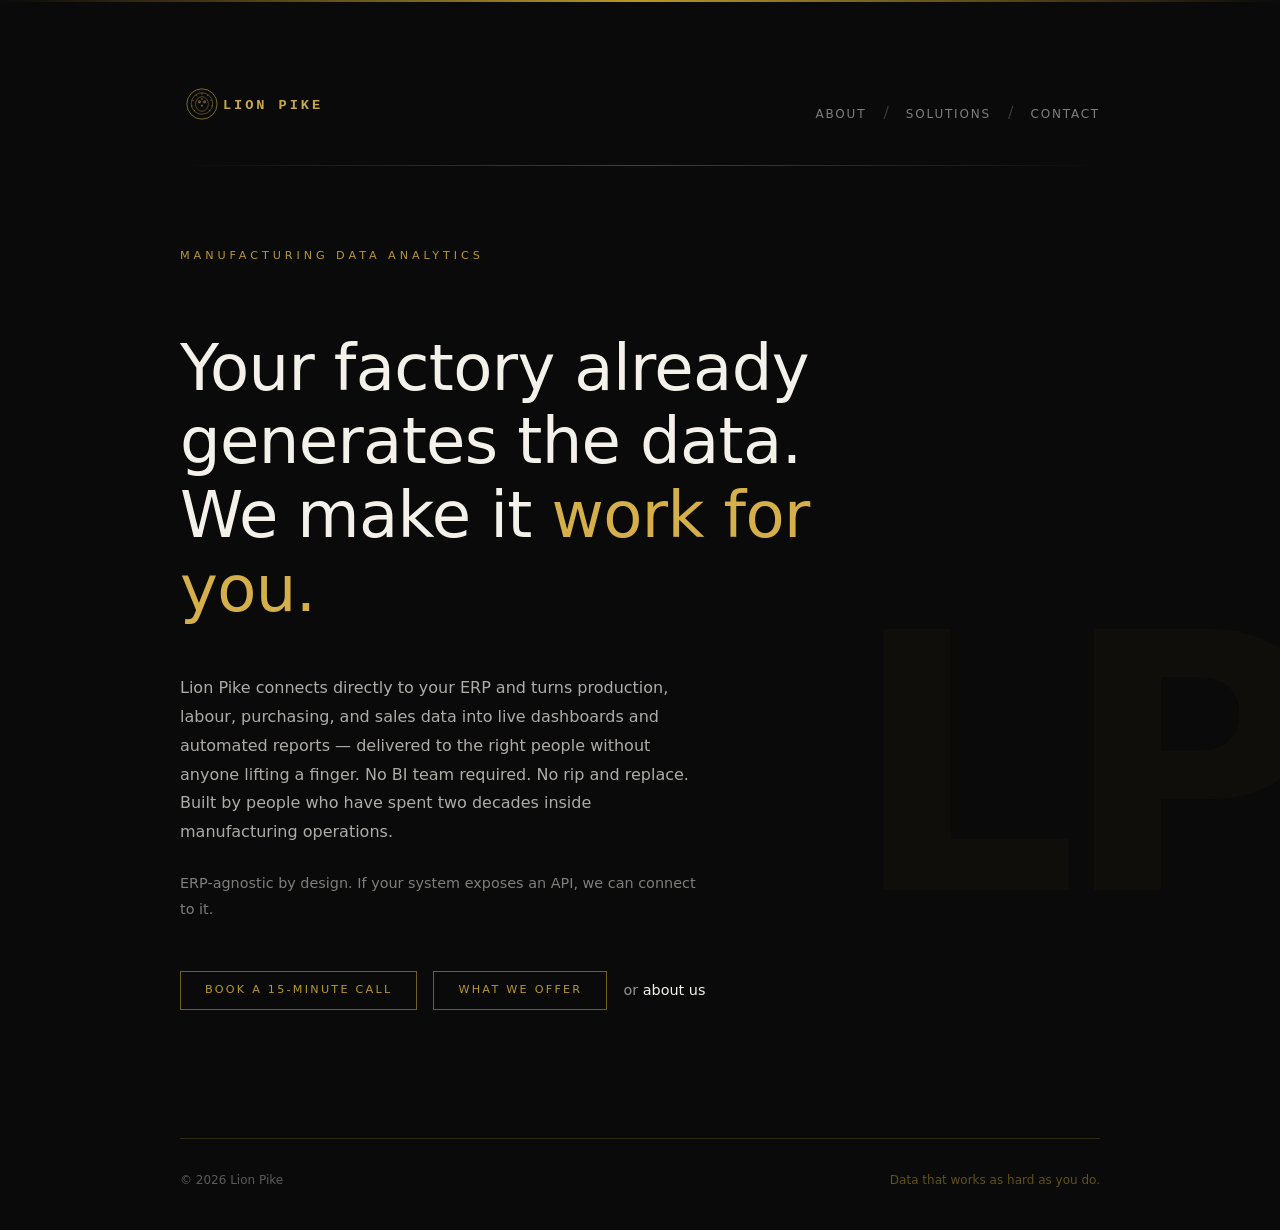
<file: index.html>
<!DOCTYPE html>
<html lang="en">
<head>

<meta charset="UTF-8">
<meta name="viewport" content="width=device-width, initial-scale=1.0">

<title>Manufacturing Data Analytics for ERP Systems | Lion Pike</title>

<meta name="description" content="Lion Pike helps manufacturers unlock operational insights hidden in ERP and in-house systems — automated reporting and dashboards built by industry professionals.">
<meta name="robots" content="index, follow">
<link rel="icon" href="/favicon.ico">
<link rel="stylesheet" href="/styles.css">

<style>
main {
  flex: 1;
  display: flex;
  flex-direction: column;
  justify-content: center;
  padding: 5rem 0;
}
h1 {
  font-size: clamp(2.5rem, 5vw, 4rem);
  font-weight: 300;
  line-height: 1.15;
  letter-spacing: -0.01em;
  max-width: 720px;
  margin-bottom: 2rem;
}
h1 em { color: #d4af4a; font-style: normal; }
.description {
  max-width: 520px;
  color: rgba(244,241,235,0.7);
  line-height: 1.8;
  margin-bottom: 3rem;
}
.cta-group {
  display: flex;
  flex-wrap: wrap;
  gap: 1rem;
  align-items: center;
  margin-bottom: 3rem;
}
.cta-primary {
  display: inline-block;
  border: 1px solid rgba(184,151,42,0.6);
  color: #b8972a;
  padding: 0.6rem 1.5rem;
  font-size: 0.7rem;
  letter-spacing: 0.2em;
  text-transform: uppercase;
  text-decoration: none;
  transition: background 0.2s, color 0.2s;
}
.cta-primary:hover { background: rgba(184,151,42,0.1); color: #d4af4a; }
.cta-secondary { font-size: 0.9rem; color: rgba(244,241,235,0.6); }
.cta-secondary a { color: #f4f1eb; text-decoration: none; }
.cta-secondary a:hover { color: #d4af4a; }
</style>

<!-- Google tag (gtag.js) -->
<script async src="https://www.googletagmanager.com/gtag/js?id=G-B6CK35S1XB"></script>
<script>
  window.dataLayer = window.dataLayer || [];
  function gtag(){dataLayer.push(arguments);}
  gtag("js", new Date());
  gtag("config", "G-B6CK35S1XB");
</script>
</head>
<body>

<div class="top-bar"></div>
<div class="bg-mark">LP</div>

<div class="container">

  <header>
    <div class="header-inner">
      <a href="/"><img src="/logo.svg" alt="Lion Pike" style="height: 44px; display: block;"></a>
      <nav>
        <a href="/about.html">About</a>
        <span style="color: rgba(244,241,235,0.2); margin: 0 0.75rem;">/</span>
        <a href="/solutions.html">Solutions</a>
        <span style="color: rgba(244,241,235,0.2); margin: 0 0.75rem;">/</span>
        <a href="/contact.html">Contact</a>
      </nav>
    </div>
  </header>

  <main>

    <div class="eyebrow">Manufacturing Data Analytics</div>

    <h1>Your factory already generates the data.<br>We make it <em>work for you.</em></h1>

    <p class="description">
      Lion Pike connects directly to your ERP and turns production, labour, purchasing, and sales data into
      live dashboards and automated reports &mdash; delivered to the right people without anyone lifting a finger.
      No BI team required. No rip and replace. Built by people who have spent two decades inside manufacturing operations.
    </p>

    <p class="description" style="margin-top: -1.5rem; font-size: 0.9rem; color: rgba(244,241,235,0.5);">
      ERP-agnostic by design. If your system exposes an API, we can connect to it.
    </p>

    <div class="cta-group">
      <a href="/contact.html" class="cta-primary">Book a 15-minute call</a>
      <a href="/solutions.html" class="cta-primary">What we offer</a>
      <span class="cta-secondary">or <a href="/about.html">about us</a></span>
    </div>

  </main>

  <footer>
    <div>&copy; 2026 Lion Pike</div>
    <div class="footer-tagline">Data that works as hard as you do.</div>
  </footer>

</div>
</body>
</html>
</file>
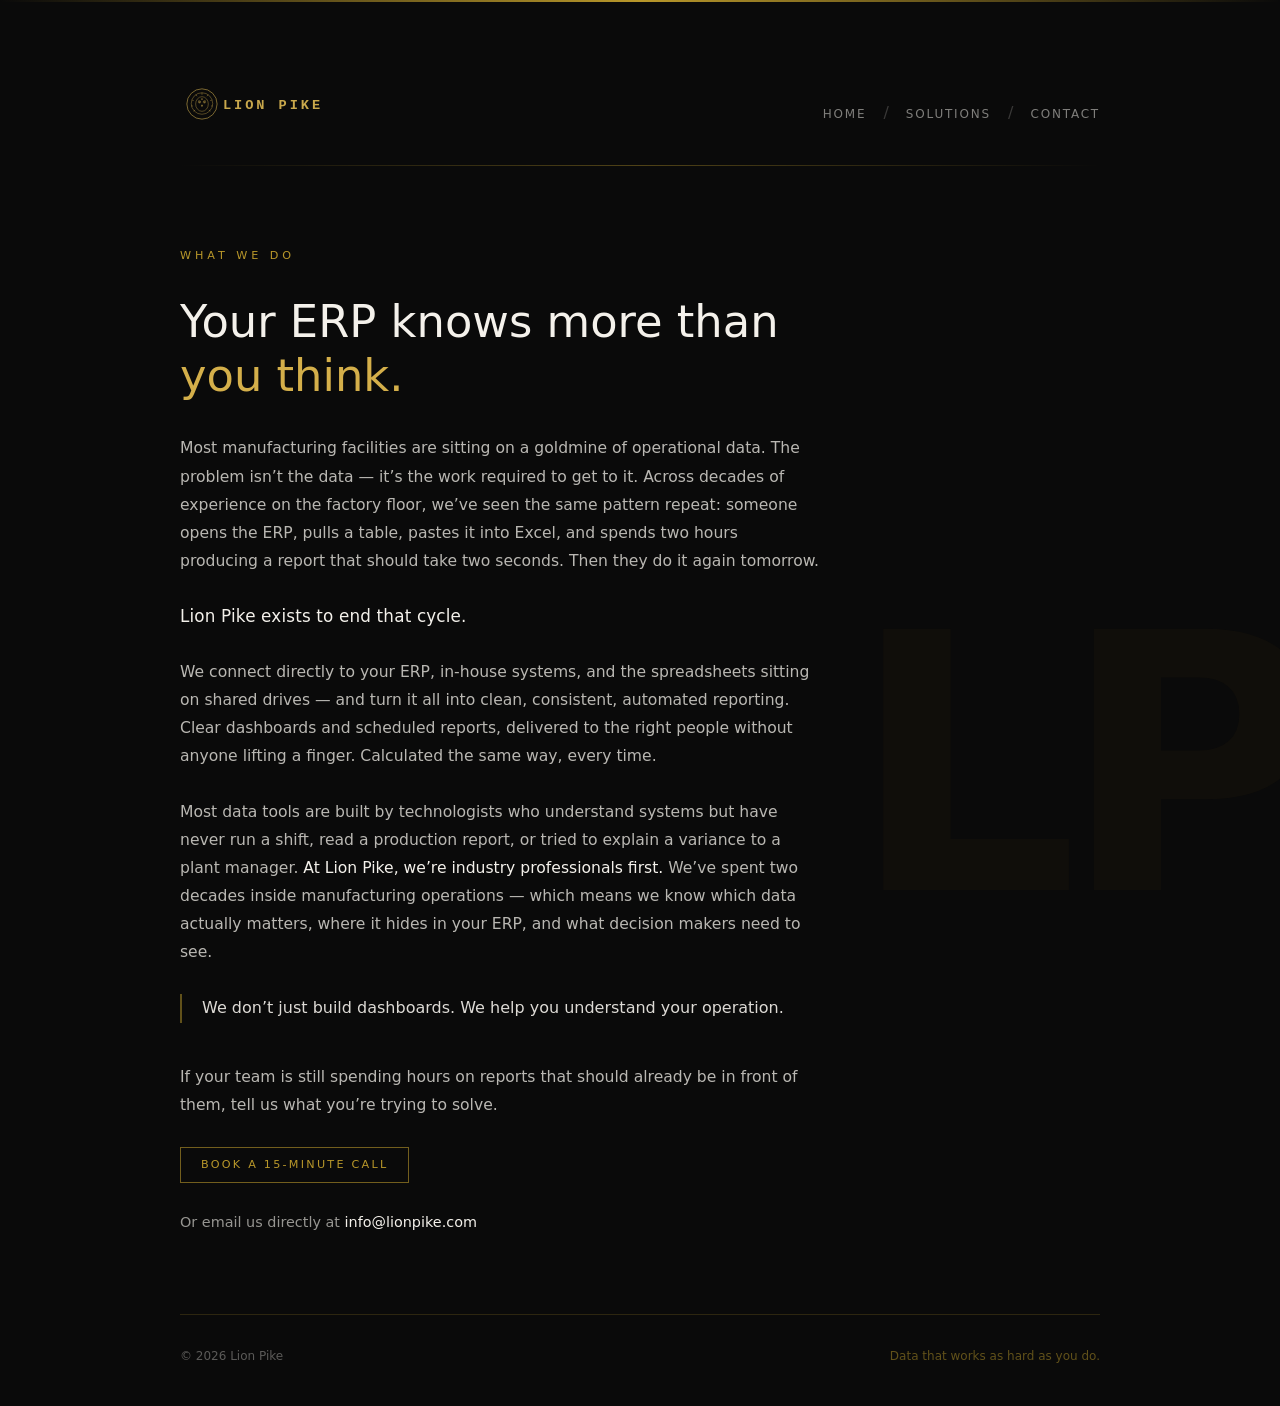
<file: about.html>
<!DOCTYPE html>
<html lang="en">
<head>

<meta charset="UTF-8">
<meta name="viewport" content="width=device-width, initial-scale=1.0">

<title>About | Lion Pike</title>

<meta name="description" content="Lion Pike helps manufacturers unlock the operational insight hidden inside their existing ERP and in-house systems &mdash; built by industry professionals who have lived it.">
<meta name="robots" content="index, follow">
<link rel="icon" href="/favicon.ico">
<link rel="stylesheet" href="/styles.css">

<style>
main { flex: 1; padding: 5rem 0; max-width: 640px; }
h1 { font-size: clamp(1.8rem, 4vw, 2.8rem); font-weight: 300; line-height: 1.2; margin-bottom: 2rem; }
h1 em { color: #d4af4a; font-style: normal; }
.body-text { color: rgba(244,241,235,0.75); font-size: 0.975rem; line-height: 1.8; margin-bottom: 1.75rem; }
.body-text strong { color: #f4f1eb; font-weight: 500; }
.standout { color: #f4f1eb; font-size: 1.05rem; font-weight: 300; line-height: 1.6; margin-bottom: 1.75rem; letter-spacing: 0.01em; }
.closing { color: rgba(244,241,235,0.9); font-size: 1rem; line-height: 1.8; margin-bottom: 2.5rem; border-left: 2px solid rgba(184,151,42,0.5); padding-left: 1.25rem; }
.cta { font-size: 0.9rem; color: rgba(244,241,235,0.6); }
.cta a { color: #f4f1eb; text-decoration: none; }
.cta a:hover { color: #d4af4a; }
.cta-link {
  display: inline-block;
  border: 1px solid rgba(184,151,42,0.6);
  color: #b8972a;
  padding: 0.5rem 1.25rem;
  font-size: 0.7rem;
  letter-spacing: 0.2em;
  text-transform: uppercase;
  text-decoration: none;
  margin-right: 1rem;
  margin-bottom: 0.75rem;
  transition: background 0.2s, color 0.2s;
}
.cta-link:hover { background: rgba(184,151,42,0.1); color: #d4af4a; }
</style>

<!-- Google tag (gtag.js) -->
<script async src="https://www.googletagmanager.com/gtag/js?id=G-B6CK35S1XB"></script>
<script>
  window.dataLayer = window.dataLayer || [];
  function gtag(){dataLayer.push(arguments);}
  gtag("js", new Date());
  gtag("config", "G-B6CK35S1XB");
</script>
</head>
<body>

<div class="top-bar"></div>
<div class="bg-mark">LP</div>

<div class="container">

  <header>
    <div class="header-inner">
      <a href="/"><img src="/logo.svg" alt="Lion Pike" style="height: 44px; display: block;"></a>
      <nav>
        <a href="/">Home</a>
        <span style="color: rgba(244,241,235,0.2); margin: 0 0.75rem;">/</span>
        <a href="/solutions.html">Solutions</a>
        <span style="color: rgba(244,241,235,0.2); margin: 0 0.75rem;">/</span>
        <a href="/contact.html">Contact</a>
      </nav>
    </div>
  </header>

  <main>

    <div class="eyebrow">What we do</div>

    <h1>Your ERP knows more than <em>you think.</em></h1>

    <p class="body-text">
      Most manufacturing facilities are sitting on a goldmine of operational data. The problem isn&rsquo;t
      the data &mdash; it&rsquo;s the work required to get to it. Across decades of experience on the factory
      floor, we&rsquo;ve seen the same pattern repeat: someone opens the ERP, pulls a table, pastes it into
      Excel, and spends two hours producing a report that should take two seconds. Then they do it again tomorrow.
    </p>

    <p class="standout">Lion Pike exists to end that cycle.</p>

    <p class="body-text">
      We connect directly to your ERP, in-house systems, and the spreadsheets sitting on shared drives &mdash;
      and turn it all into clean, consistent, automated reporting. Clear dashboards and scheduled reports,
      delivered to the right people without anyone lifting a finger. Calculated the same way, every time.
    </p>

    <p class="body-text">
      Most data tools are built by technologists who understand systems but have never run a shift, read a
      production report, or tried to explain a variance to a plant manager. <strong>At Lion Pike, we&rsquo;re
      industry professionals first.</strong> We&rsquo;ve spent two decades inside manufacturing operations &mdash;
      which means we know which data actually matters, where it hides in your ERP, and what decision makers
      need to see.
    </p>

    <p class="closing">
      We don&rsquo;t just build dashboards. We help you understand your operation.
    </p>

    <p class="body-text">
      If your team is still spending hours on reports that should already be in front of them,
      tell us what you&rsquo;re trying to solve.
    </p>

    <div style="margin-bottom: 1rem;">
      <a href="/contact.html" class="cta-link">Book a 15-minute call</a>
    </div>

    <div class="cta">
      Or email us directly at <a href="mailto:info@lionpike.com">info@lionpike.com</a>
    </div>

  </main>

  <footer>
    <div>&copy; 2026 Lion Pike</div>
    <div class="footer-tagline">Data that works as hard as you do.</div>
  </footer>

</div>
</body>
</html>
</file>
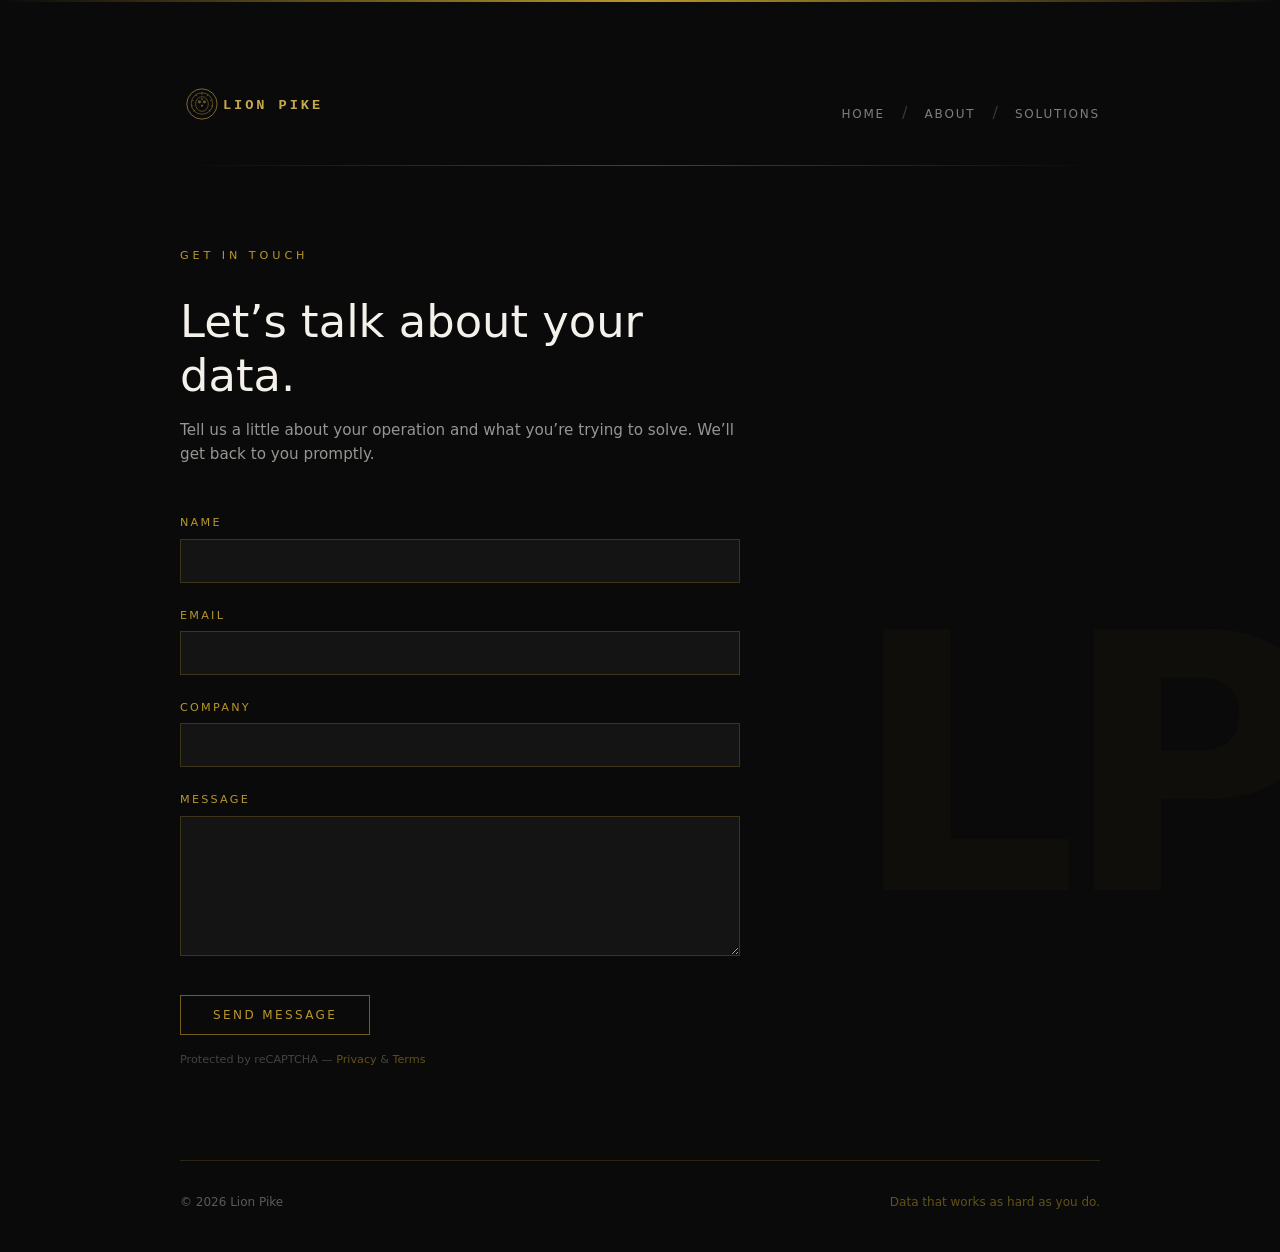
<file: contact.html>
<!DOCTYPE html>
<html lang="en">
<head>

<meta charset="UTF-8">
<meta name="viewport" content="width=device-width, initial-scale=1.0">

<title>Contact | Lion Pike</title>

<meta name="description" content="Get in touch with Lion Pike &mdash; manufacturing data analytics for ERP systems.">
<meta name="robots" content="index, follow">
<link rel="icon" href="/favicon.ico">
<link rel="stylesheet" href="/styles.css">

<style>
main { flex: 1; padding: 5rem 0; max-width: 560px; }
h1 { font-size: clamp(1.8rem, 4vw, 2.8rem); font-weight: 300; line-height: 1.2; margin-bottom: 0.75rem; }
.intro { color: rgba(244,241,235,0.6); margin-bottom: 3rem; font-size: 0.95rem; }
.form-group { margin-bottom: 1.5rem; }
label { display: block; font-size: 0.7rem; letter-spacing: 0.2em; text-transform: uppercase; color: #b8972a; margin-bottom: 0.4rem; }
input, textarea {
  width: 100%;
  background: rgba(255,255,255,0.04);
  border: 1px solid rgba(184,151,42,0.25);
  color: #f4f1eb;
  font-family: inherit;
  font-size: 0.95rem;
  padding: 0.75rem 1rem;
  outline: none;
  transition: border-color 0.2s;
  border-radius: 0;
  -webkit-appearance: none;
}
input:focus, textarea:focus { border-color: rgba(184,151,42,0.7); }
textarea { resize: vertical; min-height: 140px; }
button[type="submit"] {
  background: transparent;
  border: 1px solid rgba(184,151,42,0.6);
  color: #b8972a;
  font-family: inherit;
  font-size: 0.75rem;
  letter-spacing: 0.2em;
  text-transform: uppercase;
  padding: 0.75rem 2rem;
  cursor: pointer;
  transition: background 0.2s, color 0.2s;
  margin-top: 0.5rem;
}
button[type="submit"]:hover { background: rgba(184,151,42,0.1); color: #d4af4a; }
button[type="submit"]:disabled { opacity: 0.4; cursor: not-allowed; }
.form-status { margin-top: 1.5rem; font-size: 0.85rem; display: none; }
.form-status.success { color: #7db87d; display: block; }
.form-status.error { color: #c97070; display: block; }
.grecaptcha-badge { visibility: hidden; }
.recaptcha-note { margin-top: 1rem; font-size: 0.7rem; color: rgba(244,241,235,0.25); }
.recaptcha-note a { color: rgba(184,151,42,0.5); text-decoration: none; }
</style>

<!-- Google tag (gtag.js) -->
<script async src="https://www.googletagmanager.com/gtag/js?id=G-B6CK35S1XB"></script>
<script>
  window.dataLayer = window.dataLayer || [];
  function gtag(){dataLayer.push(arguments);}
  gtag("js", new Date());
  gtag("config", "G-B6CK35S1XB");
</script>
</head>
<body>

<div class="top-bar"></div>
<div class="bg-mark">LP</div>

<div class="container">

  <header>
    <div class="header-inner">
      <a href="/"><img src="/logo.svg" alt="Lion Pike" style="height: 44px; display: block;"></a>
      <nav>
        <a href="/">Home</a>
        <span style="color: rgba(244,241,235,0.2); margin: 0 0.75rem;">/</span>
        <a href="/about.html">About</a>
        <span style="color: rgba(244,241,235,0.2); margin: 0 0.75rem;">/</span>
        <a href="/solutions.html">Solutions</a>
      </nav>
    </div>
  </header>

  <main>

    <div class="eyebrow">Get in Touch</div>

    <h1>Let&rsquo;s talk about your data.</h1>

    <p class="intro">
      Tell us a little about your operation and what you&rsquo;re trying to solve.
      We&rsquo;ll get back to you promptly.
    </p>

    <form id="contactForm" novalidate>

      <div class="form-group">
        <label for="name">Name</label>
        <input type="text" id="name" name="name" autocomplete="name" required>
      </div>

      <div class="form-group">
        <label for="email">Email</label>
        <input type="email" id="email" name="email" autocomplete="email" required>
      </div>

      <div class="form-group">
        <label for="company">Company</label>
        <input type="text" id="company" name="company" autocomplete="organization">
      </div>

      <div class="form-group">
        <label for="message">Message</label>
        <textarea id="message" name="message" required></textarea>
      </div>

      <button type="submit" id="submitBtn">Send Message</button>

      <div class="form-status" id="formStatus"></div>

      <p class="recaptcha-note">
        Protected by reCAPTCHA &mdash;
        <a href="https://policies.google.com/privacy" target="_blank" rel="noopener">Privacy</a> &amp;
        <a href="https://policies.google.com/terms" target="_blank" rel="noopener">Terms</a>
      </p>

    </form>

  </main>

  <footer>
    <div>&copy; 2026 Lion Pike</div>
    <div class="footer-tagline">Data that works as hard as you do.</div>
  </footer>

</div>

<script src="https://www.google.com/recaptcha/api.js?render=6LcuEqAsAAAAAIHBlYIAJ-ZZ5wmfyiYrXDnUaUfd"></script>

<script>
  const FUNCTION_URL = "https://lionpike-contact-fn.azurewebsites.net/api/contact";
  const SITE_KEY = "6LcuEqAsAAAAAIHBlYIAJ-ZZ5wmfyiYrXDnUaUfd";

  document.getElementById("contactForm").addEventListener("submit", async function(e) {
    e.preventDefault();

    const btn    = document.getElementById("submitBtn");
    const status = document.getElementById("formStatus");

    const name    = document.getElementById("name").value.trim();
    const email   = document.getElementById("email").value.trim();
    const company = document.getElementById("company").value.trim();
    const message = document.getElementById("message").value.trim();

    if (!name || !email || !message) {
      status.className = "form-status error";
      status.textContent = "Please fill in all required fields.";
      return;
    }

    btn.disabled = true;
    btn.textContent = "Sending\u2026";
    status.className = "form-status";
    status.textContent = "";

    try {
      const token = await grecaptcha.execute(SITE_KEY, { action: "contact" });

      const response = await fetch(FUNCTION_URL, {
        method: "POST",
        headers: { "Content-Type": "application/json" },
        body: JSON.stringify({ name, email, company, message, recaptcha_token: token }),
      });

      if (response.ok) {
        status.className = "form-status success";
        status.textContent = "Message sent \u2014 we\u2019ll be in touch shortly.";
        document.getElementById("contactForm").reset();
      } else {
        throw new Error("Server error");
      }
    } catch (err) {
      status.className = "form-status error";
      status.textContent = "Something went wrong. Please try again or email info@lionpike.com directly.";
    } finally {
      btn.disabled = false;
      btn.textContent = "Send Message";
    }
  });
</script>

</body>
</html>
</file>
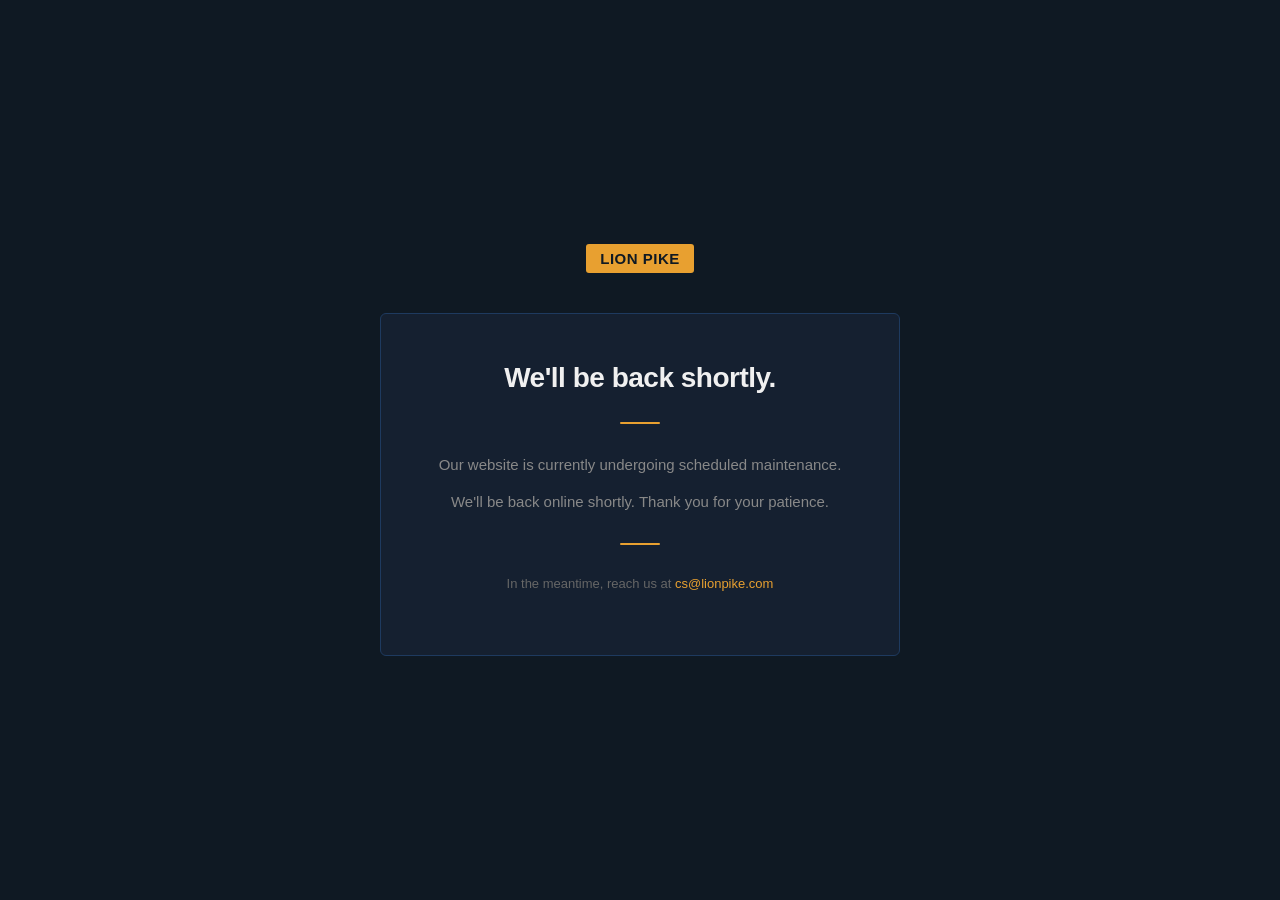
<file: maintenance.html>
<!DOCTYPE html>
<html lang="en">
<head>
  <meta charset="UTF-8">
  <meta name="viewport" content="width=device-width, initial-scale=1.0">
  <title>Lion Pike — Back Soon</title>
  <style>
    *, *::before, *::after { box-sizing: border-box; margin: 0; padding: 0; }

    body {
      background: #0f1923;
      color: #f0f0f0;
      font-family: -apple-system, BlinkMacSystemFont, "Segoe UI", Helvetica, Arial, sans-serif;
      min-height: 100vh;
      display: flex;
      flex-direction: column;
      align-items: center;
      justify-content: center;
      padding: 40px 24px;
    }

    .badge {
      font-size: 15px;
      font-weight: 700;
      color: #0f1923;
      background: #e8a030;
      padding: 6px 14px;
      border-radius: 3px;
      letter-spacing: 0.5px;
      margin-bottom: 40px;
    }

    .card {
      background: #152030;
      border: 1px solid #1e3a5f;
      border-radius: 6px;
      padding: 48px 56px;
      max-width: 520px;
      width: 100%;
      text-align: center;
    }

    h1 {
      font-size: 28px;
      font-weight: 700;
      color: #f0f0f0;
      margin-bottom: 16px;
      letter-spacing: -0.5px;
    }

    p {
      font-size: 15px;
      color: #888888;
      line-height: 1.7;
      margin-bottom: 12px;
    }

    .divider {
      width: 40px;
      height: 2px;
      background: #e8a030;
      margin: 28px auto;
      border-radius: 2px;
    }

    .contact {
      font-size: 13px;
      color: #666666;
    }

    .contact a {
      color: #e8a030;
      text-decoration: none;
    }

    .contact a:hover {
      text-decoration: underline;
    }

    @media (max-width: 480px) {
      .card { padding: 32px 24px; }
      h1 { font-size: 22px; }
    }
  </style>
</head>
<body>
  <div class="badge">LION PIKE</div>
  <div class="card">
    <h1>We'll be back shortly.</h1>
    <div class="divider"></div>
    <p>Our website is currently undergoing scheduled maintenance.</p>
    <p>We'll be back online shortly. Thank you for your patience.</p>
    <div class="divider"></div>
    <p class="contact">
      In the meantime, reach us at
      <a href="mailto:cs@lionpike.com">cs@lionpike.com</a>
    </p>
  </div>
</body>
</html>
</file>
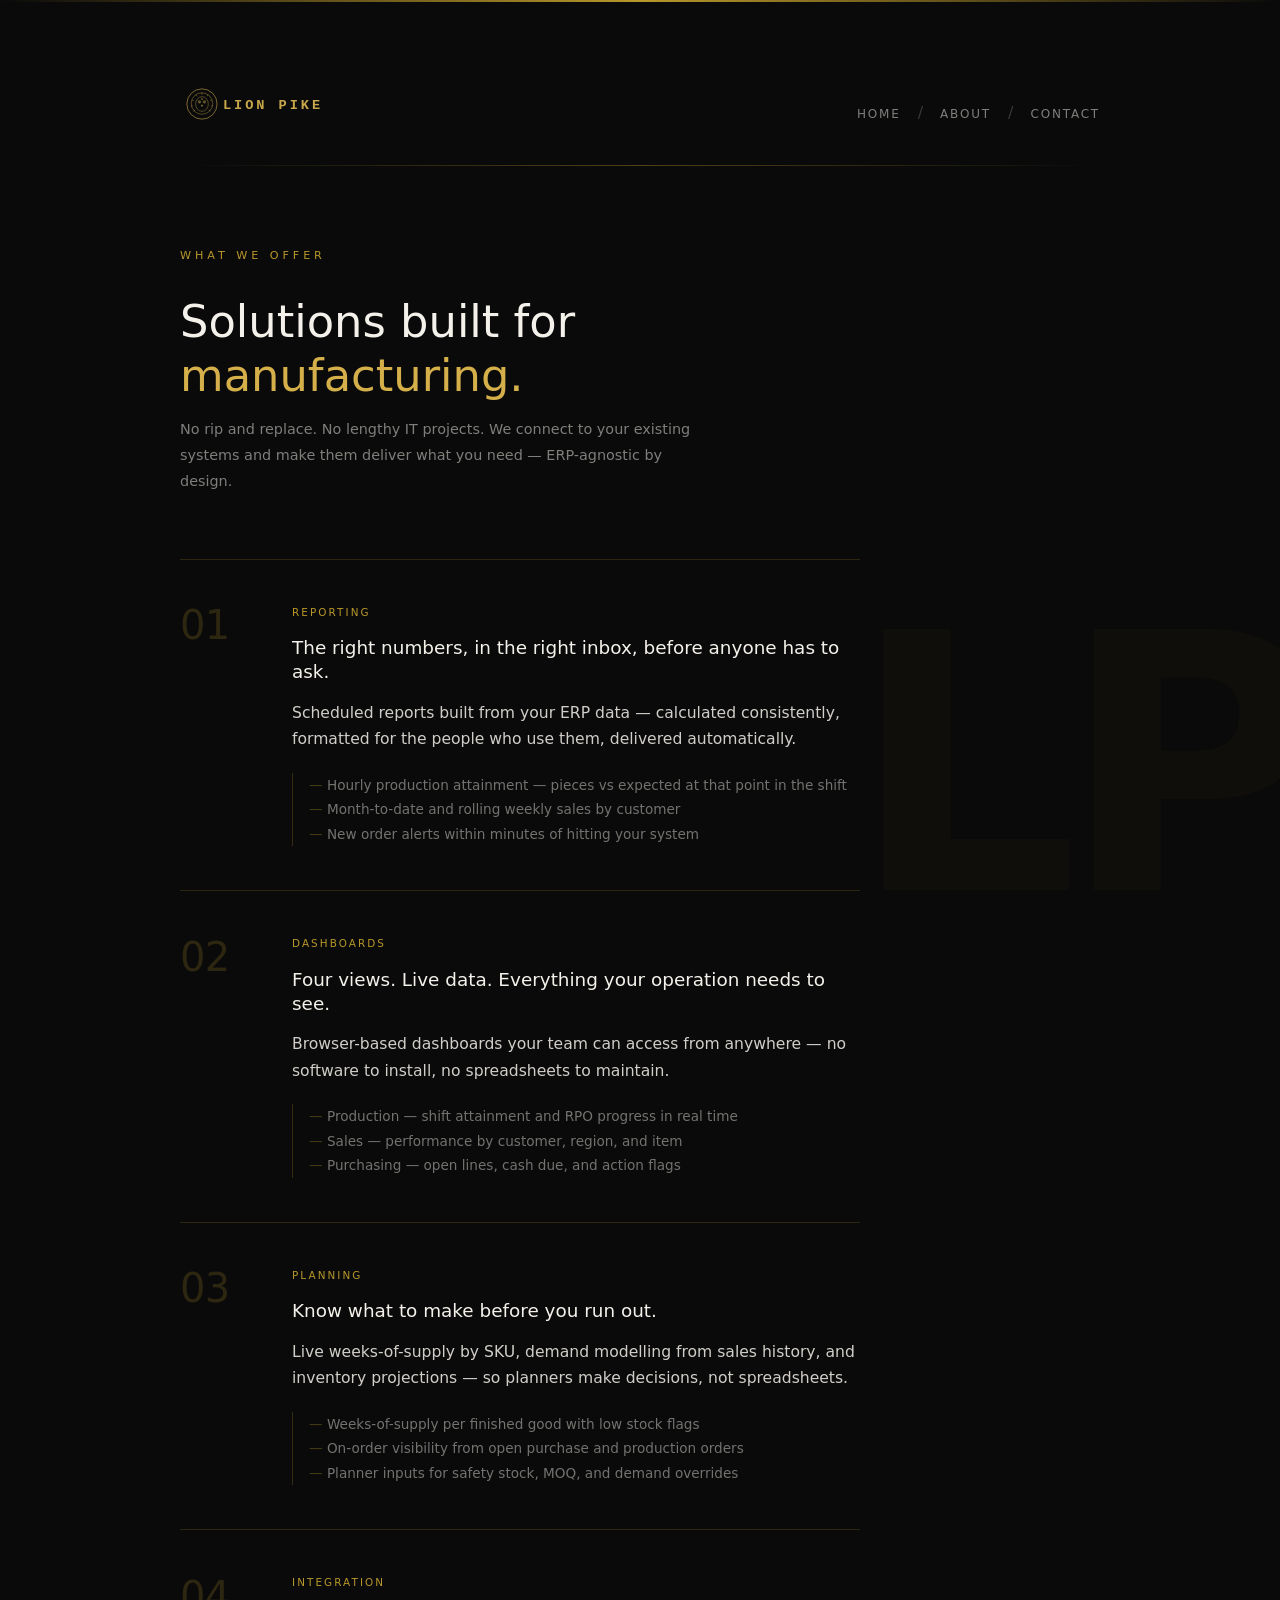
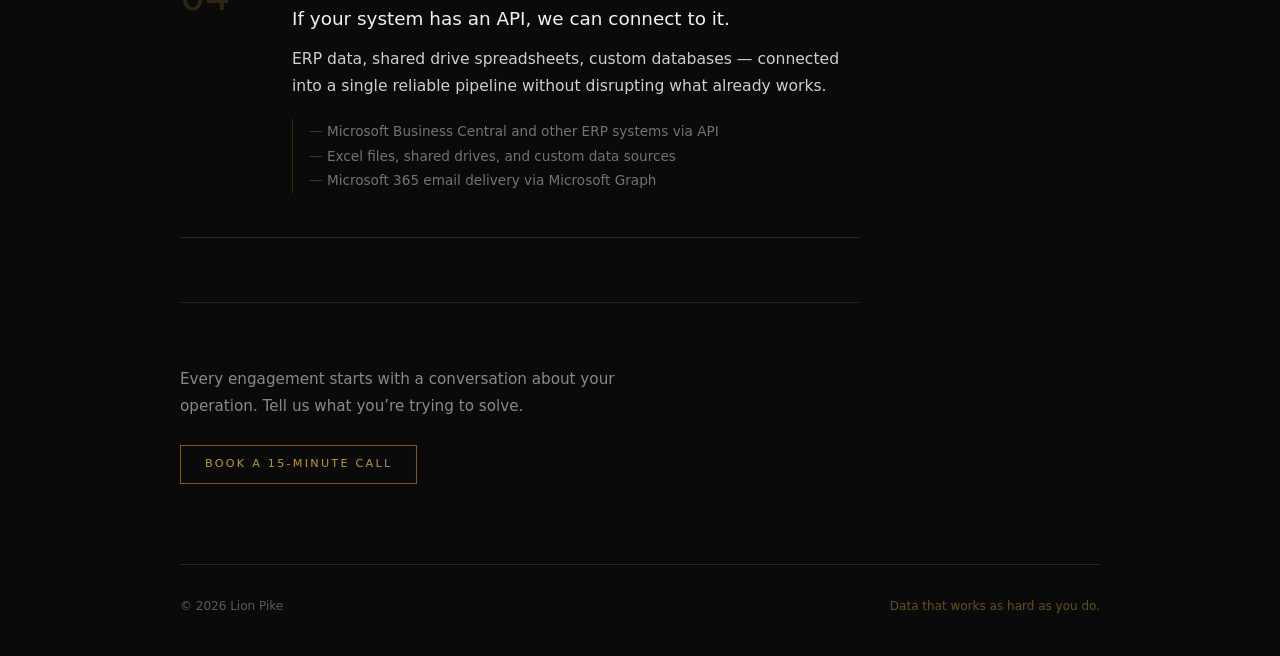
<file: solutions.html>
<!DOCTYPE html>
<html lang="en">
<head>

<meta charset="UTF-8">
<meta name="viewport" content="width=device-width, initial-scale=1.0">

<title>Solutions | Lion Pike</title>

<meta name="description" content="Lion Pike delivers automated reporting, live operational dashboards, and data integration for manufacturing businesses running ERP systems.">
<meta name="robots" content="index, follow">
<link rel="icon" href="/favicon.ico">
<link rel="stylesheet" href="/styles.css">

<style>
main { flex: 1; padding: 5rem 0; max-width: 680px; }

h1 { font-size: clamp(1.8rem, 4vw, 2.8rem); font-weight: 300; line-height: 1.2; margin-bottom: 0.75rem; }
h1 em { color: #d4af4a; font-style: normal; }

.intro {
  color: rgba(244,241,235,0.5);
  font-size: 0.9rem;
  line-height: 1.8;
  margin-bottom: 4rem;
  max-width: 520px;
}

.solutions { display: flex; flex-direction: column; gap: 0; }

.solution {
  border-top: 1px solid rgba(184,151,42,0.2);
  padding: 2.75rem 0;
  display: grid;
  grid-template-columns: 80px 1fr;
  gap: 2rem;
}

.solution:last-child { border-bottom: 1px solid rgba(184,151,42,0.2); }

.solution-number {
  font-size: 2.5rem;
  font-weight: 300;
  color: rgba(184,151,42,0.2);
  line-height: 1;
  padding-top: 0.1rem;
  letter-spacing: -0.02em;
}

.solution-body h2 {
  font-size: 1.15rem;
  font-weight: 400;
  color: #f4f1eb;
  margin-bottom: 0.3rem;
  line-height: 1.3;
}

.solution-tag {
  font-size: 0.65rem;
  letter-spacing: 0.2em;
  text-transform: uppercase;
  color: #b8972a;
  margin-bottom: 1rem;
  display: block;
}

.solution-punch {
  color: rgba(244,241,235,0.85);
  font-size: 0.975rem;
  line-height: 1.7;
  margin-bottom: 1.25rem;
  font-weight: 300;
}

.solution-body .detail {
  padding-left: 1rem;
  border-left: 1px solid rgba(184,151,42,0.25);
  margin: 0;
}

.solution-body .detail li {
  color: rgba(244,241,235,0.45);
  font-size: 0.85rem;
  line-height: 1.8;
  list-style: none;
  padding-left: 0;
}

.solution-body .detail li::before {
  content: "\2014\0020";
  color: rgba(184,151,42,0.35);
}

.cta-block {
  margin-top: 4rem;
  padding-top: 3rem;
  border-top: 1px solid rgba(184,151,42,0.15);
}

.cta-block p {
  color: rgba(244,241,235,0.55);
  font-size: 0.95rem;
  line-height: 1.8;
  margin-bottom: 1.5rem;
  max-width: 440px;
}

.cta-link {
  display: inline-block;
  border: 1px solid rgba(184,151,42,0.6);
  color: #b8972a;
  padding: 0.6rem 1.5rem;
  font-size: 0.7rem;
  letter-spacing: 0.2em;
  text-transform: uppercase;
  text-decoration: none;
  margin-right: 1rem;
  transition: background 0.2s, color 0.2s;
}

.cta-link:hover { background: rgba(184,151,42,0.1); color: #d4af4a; }

@media (max-width: 560px) {
  .solution { grid-template-columns: 1fr; gap: 0.5rem; }
  .solution-number { font-size: 1.5rem; }
}
</style>

<!-- Google tag (gtag.js) -->
<script async src="https://www.googletagmanager.com/gtag/js?id=G-B6CK35S1XB"></script>
<script>
  window.dataLayer = window.dataLayer || [];
  function gtag(){dataLayer.push(arguments);}
  gtag("js", new Date());
  gtag("config", "G-B6CK35S1XB");
</script>
</head>
<body>

<div class="top-bar"></div>
<div class="bg-mark">LP</div>

<div class="container">

  <header>
    <div class="header-inner">
      <a href="/"><img src="/logo.svg" alt="Lion Pike" style="height: 44px; display: block;"></a>
      <nav>
        <a href="/">Home</a>
        <span style="color: rgba(244,241,235,0.2); margin: 0 0.75rem;">/</span>
        <a href="/about.html">About</a>
        <span style="color: rgba(244,241,235,0.2); margin: 0 0.75rem;">/</span>
        <a href="/contact.html">Contact</a>
      </nav>
    </div>
  </header>

  <main>

    <div class="eyebrow">What we offer</div>

    <h1>Solutions built for <em>manufacturing.</em></h1>

    <p class="intro">
      No rip and replace. No lengthy IT projects. We connect to your existing systems
      and make them deliver what you need &mdash; ERP-agnostic by design.
    </p>

    <div class="solutions">

      <div class="solution">
        <div class="solution-number">01</div>
        <div class="solution-body">
          <span class="solution-tag">Reporting</span>
          <h2>The right numbers, in the right inbox, before anyone has to ask.</h2>
          <p class="solution-punch">
            Scheduled reports built from your ERP data &mdash; calculated consistently,
            formatted for the people who use them, delivered automatically.
          </p>
          <ul class="detail">
            <li>Hourly production attainment &mdash; pieces vs expected at that point in the shift</li>
            <li>Month-to-date and rolling weekly sales by customer</li>
            <li>New order alerts within minutes of hitting your system</li>
          </ul>
        </div>
      </div>

      <div class="solution">
        <div class="solution-number">02</div>
        <div class="solution-body">
          <span class="solution-tag">Dashboards</span>
          <h2>Four views. Live data. Everything your operation needs to see.</h2>
          <p class="solution-punch">
            Browser-based dashboards your team can access from anywhere &mdash;
            no software to install, no spreadsheets to maintain.
          </p>
          <ul class="detail">
            <li>Production &mdash; shift attainment and RPO progress in real time</li>
            <li>Sales &mdash; performance by customer, region, and item</li>
            <li>Purchasing &mdash; open lines, cash due, and action flags</li>
          </ul>
        </div>
      </div>

      <div class="solution">
        <div class="solution-number">03</div>
        <div class="solution-body">
          <span class="solution-tag">Planning</span>
          <h2>Know what to make before you run out.</h2>
          <p class="solution-punch">
            Live weeks-of-supply by SKU, demand modelling from sales history,
            and inventory projections &mdash; so planners make decisions, not spreadsheets.
          </p>
          <ul class="detail">
            <li>Weeks-of-supply per finished good with low stock flags</li>
            <li>On-order visibility from open purchase and production orders</li>
            <li>Planner inputs for safety stock, MOQ, and demand overrides</li>
          </ul>
        </div>
      </div>

      <div class="solution">
        <div class="solution-number">04</div>
        <div class="solution-body">
          <span class="solution-tag">Integration</span>
          <h2>If your system has an API, we can connect to it.</h2>
          <p class="solution-punch">
            ERP data, shared drive spreadsheets, custom databases &mdash; connected
            into a single reliable pipeline without disrupting what already works.
          </p>
          <ul class="detail">
            <li>Microsoft Business Central and other ERP systems via API</li>
            <li>Excel files, shared drives, and custom data sources</li>
            <li>Microsoft 365 email delivery via Microsoft Graph</li>
          </ul>
        </div>
      </div>

    </div>

    <div class="cta-block">
      <p>
        Every engagement starts with a conversation about your operation.
        Tell us what you&rsquo;re trying to solve.
      </p>
      <a href="/contact.html" class="cta-link">Book a 15-minute call</a>
    </div>

  </main>

  <footer>
    <div>&copy; 2026 Lion Pike</div>
    <div class="footer-tagline">Data that works as hard as you do.</div>
  </footer>

</div>
</body>
</html>
</file>
<file: styles.css>
/* ============================================================
   Lion Pike — Shared Stylesheet
   ============================================================ */

/* Reset */
*,
*::before,
*::after {
  box-sizing: border-box;
}

/* Base */
body {
  margin: 0;
  background: #0a0a0a;
  color: #f4f1eb;
  font-family: system-ui, -apple-system, Segoe UI, Roboto, Helvetica, Arial, sans-serif;
  line-height: 1.6;
}

/* Background watermark */
.bg-mark {
  position: fixed;
  bottom: -5%;
  right: -2%;
  font-size: 28vw;
  font-weight: 700;
  color: rgba(184,151,42,0.035);
  pointer-events: none;
  user-select: none;
  line-height: 1;
  letter-spacing: -0.05em;
}

/* Layout */
.container {
  max-width: 1000px;
  margin: 0 auto;
  padding: 2.5rem;
  min-height: 100vh;
  display: flex;
  flex-direction: column;
}

/* Top gold bar */
.top-bar {
  height: 2px;
  background: linear-gradient(90deg, transparent, #b8972a, transparent);
}

/* Header */
header {
  padding: 2.5rem 0;
  border-bottom: 1px solid transparent;
  background-image: linear-gradient(to right, transparent, rgba(184,151,42,0.4), transparent);
  background-size: 100% 1px;
  background-repeat: no-repeat;
  background-position: bottom;
}

.header-inner {
  display: flex;
  justify-content: space-between;
  align-items: flex-end;
}

.logo-name {
  font-size: 1.6rem;
  font-weight: 600;
  letter-spacing: 0.12em;
  text-transform: uppercase;
  color: #f4f1eb;
  text-decoration: none;
}

.logo-sub {
  font-size: 0.7rem;
  letter-spacing: 0.25em;
  color: #b8972a;
  text-transform: uppercase;
}

/* Nav */
nav a {
  color: rgba(244,241,235,0.5);
  text-decoration: none;
  font-size: 0.75rem;
  letter-spacing: 0.15em;
  text-transform: uppercase;
}

nav a:hover {
  color: #b8972a;
}

/* Eyebrow label */
.eyebrow {
  font-size: 0.7rem;
  letter-spacing: 0.35em;
  color: #b8972a;
  text-transform: uppercase;
  margin-bottom: 1.5rem;
}

/* Footer */
footer {
  border-top: 1px solid rgba(184,151,42,0.2);
  padding-top: 2rem;
  font-size: 0.75rem;
  color: rgba(244,241,235,0.35);
  display: flex;
  justify-content: space-between;
}

.footer-tagline {
  color: rgba(184,151,42,0.5);
}

/* Autofill override */
input:-webkit-autofill,
input:-webkit-autofill:hover,
input:-webkit-autofill:focus,
textarea:-webkit-autofill,
textarea:-webkit-autofill:hover,
textarea:-webkit-autofill:focus {
  -webkit-text-fill-color: #f4f1eb;
  -webkit-box-shadow: 0 0 0px 1000px #0a0a0a inset;
  transition: background-color 5000s ease-in-out 0s;
}

/* Mobile */
@media (max-width: 600px) {
  .header-inner {
    flex-direction: column;
    align-items: flex-start;
    gap: 1rem;
  }

  footer {
    flex-direction: column;
    gap: 0.5rem;
  }

  .bg-mark {
    display: none;
  }
}
</file>
